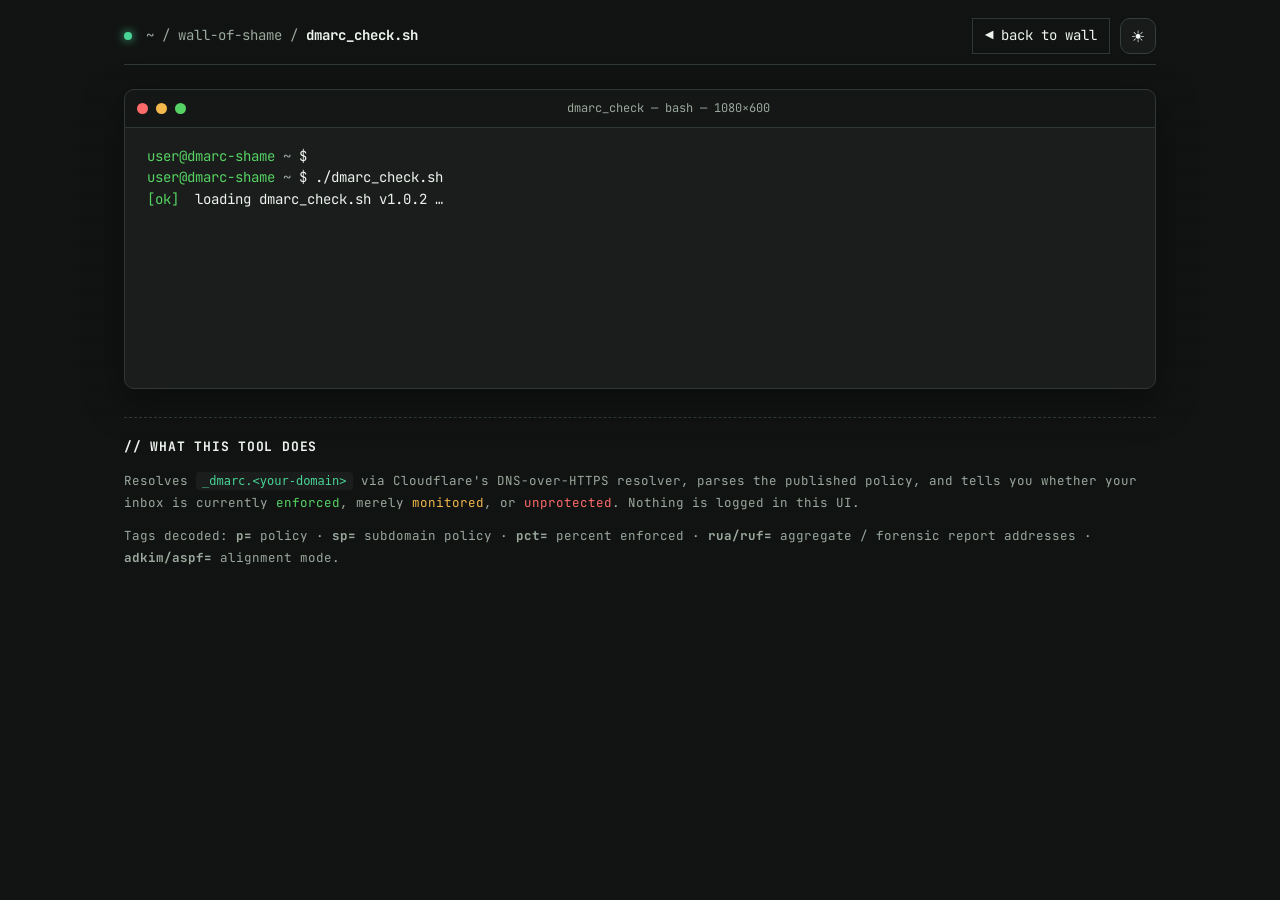
<file: docs/dmarc-check.html>
<!DOCTYPE html>
<html lang="en">
  <head>
    <meta charset="utf-8" />
    <meta name="viewport" content="width=device-width, initial-scale=1" />
    <title>DMARC checker (DNS-over-HTTPS) — DMARC Wall of Shame</title>
    <meta
      name="description"
      content="Look up _dmarc TXT for any domain via Cloudflare DNS-over-HTTPS. See if policy is reject, quarantine, none, or missing — free browser tool, no log."
    />
    <link rel="canonical" href="https://dmarcwallofshame.org/dmarc-check.html" />
    <meta property="og:type" content="website" />
    <meta property="og:site_name" content="DMARC Wall of Shame" />
    <meta property="og:title" content="DMARC policy checker (DoH)" />
    <meta
      property="og:description"
      content="Inspect _dmarc TXT records in the browser. Understand reject vs quarantine vs p=none vs no record."
    />
    <meta property="og:url" content="https://dmarcwallofshame.org/dmarc-check.html" />
    <meta name="twitter:card" content="summary" />
    <meta name="twitter:title" content="DMARC policy checker (DoH)" />
    <meta
      name="twitter:description"
      content="Inspect _dmarc TXT records in the browser using DNS-over-HTTPS."
    />
    <meta name="theme-color" content="#111312" />
    <link rel="icon" href="favicon.png" type="image/png" sizes="512x512" />
    <link rel="apple-touch-icon" href="favicon.png" />
    <link rel="preconnect" href="https://fonts.googleapis.com" />
    <link rel="preconnect" href="https://fonts.gstatic.com" crossorigin />
    <link
      href="https://fonts.googleapis.com/css2?family=JetBrains+Mono:wght@400;500;700&family=Geist:wght@400;500;600&display=swap"
      rel="stylesheet"
    />
    <link rel="stylesheet" href="css/site.css" />
    <script type="application/ld+json">
      {
        "@context": "https://schema.org",
        "@type": "WebApplication",
        "name": "DMARC Wall of Shame — domain checker",
        "url": "https://dmarcwallofshame.org/dmarc-check.html",
        "description": "Client-side DMARC record lookup via DNS-over-HTTPS (Cloudflare). Parses v=DMARC1 policy tags and explains enforcement posture.",
        "applicationCategory": "SecurityApplication",
        "browserRequirements": "Requires JavaScript. Uses public DNS-over-HTTPS API.",
        "offers": {
          "@type": "Offer",
          "price": "0",
          "priceCurrency": "USD"
        },
        "isPartOf": {
          "@type": "WebSite",
          "name": "DMARC Wall of Shame",
          "url": "https://dmarcwallofshame.org/"
        }
      }
    </script>
  </head>
  <body data-theme="dark">
    <noscript>
      <p class="noscript">This checker needs JavaScript to query DMARC records in your browser.</p>
    </noscript>
    <a class="skip-link" href="#domainInput">Skip to checker</a>
    <div class="scan" aria-hidden="true"></div>
    <main class="wrap" aria-labelledby="checkerTitle">
      <h1 class="sr-only" id="checkerTitle">DMARC policy checker</h1>
      <div class="topbar">
        <div class="left">
          <span class="dot" aria-hidden="true"></span>
          <span class="path" aria-hidden="true">~ / wall-of-shame / <b>dmarc_check.sh</b></span>
        </div>
        <div class="top-actions">
          <a class="back-btn" href="index.html">◀ back to wall</a>
          <button class="iconbtn" id="themeBtn" type="button" title="Toggle theme" aria-label="Toggle theme">◐</button>
        </div>
      </div>

      <section class="term-window" aria-labelledby="terminalTitle">
        <h2 class="sr-only" id="terminalTitle">Run a DMARC lookup</h2>
        <div class="term-chrome" aria-hidden="true">
          <span class="tlight r"></span><span class="tlight y"></span><span class="tlight g"></span>
          <span class="title">dmarc_check — bash — 1080×600</span>
        </div>
        <div class="term-body" id="termBody">
          <div aria-hidden="true">
            <span class="session-line"><span class="pmt">$</span> ./dmarc_check.sh</span>
            <span class="session-line"><span class="ok">[ok]</span> resolver: 1.1.1.1 (DoH)</span>
          </div>

          <form id="checkForm" class="check-form">
            <span class="dollar" aria-hidden="true">$</span>
            <label class="sr-only" for="domainInput">Domain to check</label>
            <input
              id="domainInput"
              type="text"
              placeholder="example.com"
              autocomplete="off"
              spellcheck="false"
              inputmode="url"
              aria-describedby="domainHelp"
              aria-errormessage="domainError"
              aria-invalid="false"
            />
            <button type="submit" id="runBtn" aria-controls="resultArea">run check</button>
          </form>
          <p class="sr-only" id="domainHelp">Enter a domain such as example.com, without a path or email address.</p>
          <p class="sr-only" id="domainError"></p>

          <div class="quick" id="quickPicks" role="group" aria-label="Example domains">
            <span class="mute">try:</span>
            <button type="button" class="chip" data-d="google.com" aria-label="Check google.com">google.com</button>
            <button type="button" class="chip" data-d="github.com" aria-label="Check github.com">github.com</button>
            <button type="button" class="chip" data-d="bbc.co.uk" aria-label="Check bbc.co.uk">bbc.co.uk</button>
            <button type="button" class="chip" data-d="apache.org" aria-label="Check apache.org">apache.org</button>
          </div>

          <div class="result-area" id="resultArea" role="status" aria-live="polite" aria-busy="false"></div>
        </div>
      </section>

      <div class="help" id="help">
        <h2>// what this tool does</h2>
        <p>
          Resolves <code>_dmarc.&lt;your-domain&gt;</code> via Cloudflare's DNS-over-HTTPS resolver, parses the published
          policy, and tells you whether your inbox is currently <span class="ok">enforced</span>, merely
          <span class="wn">monitored</span>, or <span class="hl">unprotected</span>. Nothing is logged in this UI.
        </p>
        <p>
          Tags decoded: <b>p=</b> policy · <b>sp=</b> subdomain policy · <b>pct=</b> percent enforced ·
          <b>rua/ruf=</b> aggregate / forensic report addresses · <b>adkim/aspf=</b> alignment mode.
        </p>
      </div>
    </main>
    <script src="js/shared.js"></script>
    <script src="js/dmarc-check.js"></script>
  </body>
</html>
</file>
<file: docs/css/site.css>
:root {
  color-scheme: dark;
  --bg: #111312;
  --bg2: #1a1d1b;
  --line: #303832;
  --ink: #eef3ee;
  --ink-mute: #9aa89d;
  --accent: #48d597;
  --shame: #ff6b6b;
  --warn: #f2b84b;
  --good: #56d364;
  --pill-bg: #181b1a;
  --pill-line: #354039;
  --pill-ink: #f2f6f3;
  --pill-mute: #a3aea6;
}
[data-theme="light"] {
  color-scheme: light;
  --bg: #f6f8f6;
  --bg2: #ffffff;
  --line: #d7ded8;
  --ink: #1b211d;
  --ink-mute: #56635a;
  --accent: #0b6b53;
  --shame: #b42318;
  --warn: #925200;
  --good: #146c43;
  --pill-bg: #ffffff;
  --pill-line: #d3dad4;
  --pill-ink: #1b211d;
  --pill-mute: #657067;
}
* {
  box-sizing: border-box;
}
html,
body {
  margin: 0;
  padding: 0;
}
body {
  background: var(--bg);
  color: var(--ink);
  font-family: "JetBrains Mono", ui-monospace, Menlo, monospace;
  font-size: 13px;
  line-height: 1.5;
}
.sr-only {
  position: absolute;
  width: 1px;
  height: 1px;
  padding: 0;
  margin: -1px;
  overflow: hidden;
  clip: rect(0, 0, 0, 0);
  white-space: nowrap;
  border: 0;
}
.skip-link {
  position: fixed;
  top: 10px;
  left: 10px;
  z-index: 20;
  transform: translateY(-160%);
  background: var(--accent);
  color: var(--bg);
  padding: 8px 12px;
  border-radius: 4px;
  font-weight: 700;
  text-decoration: none;
}
.skip-link:focus {
  transform: translateY(0);
}
.noscript {
  position: relative;
  z-index: 3;
  max-width: 900px;
  margin: 16px auto;
  padding: 10px 14px;
  border: 1px solid var(--warn);
  background: var(--bg2);
  color: var(--ink);
}
a:focus-visible,
button:focus-visible,
input:focus-visible,
select:focus-visible,
summary:focus-visible,
[tabindex]:focus-visible {
  outline: 1px solid var(--ink-mute);
  outline-offset: 2px;
}
.site-disclaimer {
  margin-top: 24px;
  padding: 14px 16px;
  border: 1px dashed var(--line);
  border-radius: 8px;
  background: var(--bg2);
  color: var(--ink-mute);
  font-size: 12px;
  line-height: 1.65;
}
.site-disclaimer summary {
  cursor: pointer;
  color: var(--ink);
  font-weight: 600;
}
.site-disclaimer a {
  color: var(--accent);
}
.scan {
  position: fixed;
  inset: 0;
  pointer-events: none;
  z-index: 1;
  background: repeating-linear-gradient(
    0deg,
    rgba(255, 255, 255, 0.012) 0,
    rgba(255, 255, 255, 0.012) 1px,
    transparent 1px,
    transparent 3px
  );
  mix-blend-mode: overlay;
}
[data-theme="light"] .scan {
  display: none;
}

.term {
  max-width: 1600px;
  margin: 0 auto;
  padding: 18px 32px 60px;
  position: relative;
  z-index: 2;
}
.bar {
  display: flex;
  justify-content: space-between;
  align-items: center;
  border-bottom: 1px solid var(--line);
  padding-bottom: 10px;
  gap: 12px;
  flex-wrap: wrap;
}
.bar .left {
  display: flex;
  gap: 14px;
  align-items: center;
  min-width: 0;
  flex: 1;
}
.bar .right-actions {
  display: flex;
  gap: 10px;
  align-items: center;
  flex-wrap: wrap;
}
.iconbtn.theme-inline {
  width: 32px;
  height: 32px;
  font-size: 14px;
  margin-left: auto;
}
@media (max-width: 760px) {
  .bar .right-actions {
    width: 100%;
    order: 3;
  }
}
.dot {
  width: 8px;
  height: 8px;
  border-radius: 50%;
  background: var(--accent);
  box-shadow: 0 0 10px var(--accent);
  animation: blink 1.4s infinite;
  flex: none;
}
@keyframes blink {
  50% {
    opacity: 0.35;
  }
}
.path {
  color: var(--ink-mute);
  white-space: nowrap;
  overflow: hidden;
  text-overflow: ellipsis;
}
.path b {
  color: var(--ink);
}

.pill {
  border: 1px solid var(--pill-line);
  background: var(--pill-bg);
  color: var(--pill-mute);
  padding: 6px 12px;
  border-radius: 999px;
  font-size: 11px;
  display: inline-flex;
  align-items: center;
  gap: 8px;
  font-family: "Geist", system-ui, sans-serif;
}
.pill .live-dot {
  width: 6px;
  height: 6px;
  border-radius: 50%;
  background: var(--good);
  box-shadow: 0 0 8px var(--good);
  animation: blink 1.4s infinite;
}
.pill b {
  color: var(--pill-ink);
  font-weight: 600;
}

.iconbtn {
  border: 1px solid var(--pill-line);
  background: var(--pill-bg);
  color: var(--pill-ink);
  width: 36px;
  height: 36px;
  border-radius: 10px;
  display: grid;
  place-items: center;
  cursor: pointer;
  font-size: 16px;
  font-family: "Geist", system-ui, sans-serif;
}
.iconbtn:hover {
  background: var(--bg2);
}
[data-theme="light"] .dot,
[data-theme="light"] .pill .live-dot {
  box-shadow: none;
}

.launch-btn {
  border: 1px solid var(--accent);
  background: transparent;
  color: var(--accent);
  font: inherit;
  font-family: "JetBrains Mono", monospace;
  padding: 8px 14px;
  cursor: pointer;
  border-radius: 6px;
  display: inline-flex;
  align-items: center;
  gap: 6px;
  text-decoration: none;
  font-size: 12px;
}
.launch-btn:hover {
  background: var(--accent);
  color: var(--bg);
}

.ascii-container {
  display: flex;
  align-items: center;
  gap: 32px;
  margin: 18px 0 32px;
}

.ascii {
  color: var(--accent);
  white-space: pre;
  font-size: 11px;
  line-height: 1.1;
  margin: 0;
  user-select: none;
  flex: 0 0 auto;
}

.blood-text {
  font-family: 'Nosifer', cursive;
  font-size: clamp(20px, 4.5vw, 44px);
  font-weight: 400;
  color: var(--shame);
  letter-spacing: -0.02em;
  line-height: 1;
  white-space: nowrap;
  transform: rotate(-3deg) skewX(-2deg);
  transform-origin: left center;
  user-select: none;
  min-width: 0;
  margin-bottom: 12px;
  text-shadow:
    2px 3px 0 #5c1f21,
    3px 5px 0 #3d1820,
    4px 8px 0 rgba(92, 31, 33, 0.7),
    -1px 12px 10px rgba(188, 71, 73, 0.3),
    1px 20px 12px rgba(0, 0, 0, 0.4),
    2px 30px 16px rgba(0, 0, 0, 0.2);
  flex: 0 0 auto;
}
[data-theme="light"] .blood-text {
  text-shadow:
    1px 2px 0 rgba(130, 26, 23, 0.22),
    0 8px 14px rgba(180, 35, 24, 0.14);
}

@media (max-width: 760px) {
  .ascii-container {
    flex-direction: column;
    align-items: center;
    gap: 14px;
    overflow: visible;
  }
  .blood-text {
    font-size: 34px;
    margin: 18px 0 24px;
    transform: rotate(-4deg) skewX(-2deg);
  }
}
[data-theme="light"] .ascii {
  color: var(--accent);
}

.session {
  margin: 10px 0 14px;
  color: var(--ink-mute);
  font-size: 12.5px;
  line-height: 1.65;
  min-height: calc(6em * 1.65);
}
.session .ln {
  display: block;
}
.session .pmt {
  color: var(--accent);
}
.session .ok {
  color: var(--good);
}
.session .hl {
  color: var(--shame);
}
.session .wn {
  color: var(--warn);
}
.cursor::after {
  content: "▍";
  color: var(--accent);
  margin-left: 2px;
  animation: blink 1s infinite;
}

.grid {
  display: grid;
  grid-template-columns: repeat(3, 1fr);
  gap: 10px;
  margin: 14px 0 18px;
}
.cell {
  border: 1px solid var(--line);
  padding: 12px;
  background: var(--bg2);
}
.cell .k {
  color: var(--ink-mute);
  font-size: 11px;
  letter-spacing: 0.08em;
  text-transform: uppercase;
}
.cell .v {
  font-size: 26px;
  margin-top: 6px;
  font-weight: 500;
}
.cell.s .v {
  color: var(--shame);
}
.cell.w .v {
  color: var(--warn);
}
.cell.g .v {
  color: var(--accent);
}

.controls {
  display: flex;
  flex-wrap: wrap;
  align-items: stretch;
  gap: 8px;
  border: 1px solid var(--line);
  border-bottom: 0;
  padding: 10px;
  margin-bottom: 0;
  background: var(--bg2);
}
.filter-toggle {
  display: none;
}
.controls .filters {
  display: flex;
  flex-wrap: wrap;
  align-items: stretch;
  gap: 8px;
  flex: 1 1 auto;
  min-width: 0;
}
.controls .input {
  flex: 1 1 240px;
  min-width: 0;
}
.input {
  display: flex;
  align-items: center;
  gap: 8px;
  padding: 6px 10px;
  border: 1px solid var(--line);
  background: var(--bg2);
}
.input::before {
  content: "$";
  color: var(--accent);
}
.input input {
  flex: 1;
  background: transparent;
  border: 0;
  color: var(--ink);
  font: inherit;
  outline: none;
  padding: 4px 0;
  caret-color: var(--accent);
}
.input input:focus-visible {
  outline: 1px solid var(--ink-mute);
  outline-offset: 2px;
}
.seg {
  display: flex;
  border: 1px solid var(--line);
}
.seg button {
  background: transparent;
  border: 0;
  border-right: 1px solid var(--line);
  color: var(--ink);
  font: inherit;
  padding: 4px 9px;
  cursor: pointer;
}
.seg button:last-child {
  border-right: 0;
}
.seg button.on {
  background: var(--bg2);
  box-shadow: inset 0 -2px 0 var(--accent);
  color: var(--accent);
}
.select {
  background: var(--bg2);
  border: 1px solid var(--line);
  color: var(--ink);
  font: inherit;
  padding: 6px 10px;
  cursor: pointer;
}
.clear-filters {
  padding-inline: 10px;
}

.results-table {
  width: 100%;
  border: 1px solid var(--line);
  border-collapse: collapse;
  table-layout: fixed;
  font-size: 12px;
  line-height: 1.2;
  scroll-margin-top: 8px;
}
.results-table:focus {
  outline: 1px solid var(--ink-mute);
  outline-offset: 3px;
}
.results-table thead th {
  color: var(--ink-mute);
  font-size: 10px;
  letter-spacing: 0.08em;
  text-transform: uppercase;
  border-bottom: 1px solid var(--line);
  background: var(--bg2);
  font-weight: 400;
  text-align: left;
  position: sticky;
  top: 0;
  z-index: 2;
}
.results-table th,
.results-table td {
  padding: 2px 8px;
  vertical-align: middle;
}
.results-table .col-nm {
  width: 28%;
}
.results-table .col-dm {
  width: 24%;
}
.results-table .col-tld {
  width: 64px;
}
.results-table .col-ind {
  width: 20%;
}
.results-table .col-ts {
  width: 90px;
}
.row th,
.row td {
  border-bottom: 1px solid var(--line);
}
.row th {
  font-weight: 400;
  text-align: left;
}
.row:hover th,
.row:hover td {
  background: var(--bg2);
}
[data-theme="light"] .row:hover th,
[data-theme="light"] .row:hover td {
  background: #edf3ef;
}
.row .nm {
  color: var(--ink);
  white-space: nowrap;
  overflow: hidden;
  text-overflow: ellipsis;
}
.row .dm {
  color: var(--accent);
  white-space: nowrap;
  overflow: hidden;
  text-overflow: ellipsis;
}
.row .dm a {
  color: inherit;
  text-decoration: none;
}
.row .dm a:hover {
  text-decoration: underline;
}
.row .tld {
  color: var(--ink-mute);
}
.row .ind {
  color: var(--ink-mute);
  white-space: nowrap;
  overflow: hidden;
  text-overflow: ellipsis;
}
.row .ind.empty::before {
  content: "—";
  color: var(--line);
}
.row .st {
  font-size: 10px;
  padding: 0 6px;
  display: inline-block;
  border: 1px solid currentColor;
  line-height: 1.5;
}
.row .st.no {
  color: var(--shame);
}
.row .st.pn {
  color: var(--warn);
}
.row .ts {
  color: var(--ink-mute);
  font-size: 11px;
}

.pager {
  display: flex;
  justify-content: space-between;
  align-items: center;
  padding: 12px 0 4px;
  color: var(--ink-mute);
  flex-wrap: wrap;
  gap: 10px;
}
.pager .nav {
  display: flex;
  align-items: center;
  gap: 6px;
}
.pager #pageLabel {
  display: inline-flex;
  align-items: center;
  min-height: calc(1em + 10px);
  white-space: nowrap;
}
.toolbtn {
  background: transparent;
  border: 1px solid var(--line);
  color: var(--ink);
  font: inherit;
  padding: 4px 10px;
  cursor: pointer;
}
.toolbtn:hover {
  border-color: var(--accent);
  color: var(--accent);
}
.toolbtn:disabled {
  color: var(--ink-mute);
  border-color: var(--line);
  cursor: not-allowed;
  opacity: 0.55;
}

.footrow {
  display: flex;
  justify-content: space-between;
  align-items: center;
  margin-top: 18px;
  padding-top: 14px;
  border-top: 1px dashed var(--line);
  color: var(--ink-mute);
  flex-wrap: wrap;
  gap: 10px;
}

.empty,
.loading {
  padding: 60px 0;
  text-align: center;
  color: var(--ink-mute);
}
.pmt,
.ok {
  color: var(--good);
}
.hl {
  color: var(--shame);
}
.wn {
  color: var(--warn);
}
.mute {
  color: var(--ink-mute);
}
.loading::after {
  content: " ▍";
  color: var(--accent);
  animation: blink 1s infinite;
}

.wrap {
  max-width: 1080px;
  margin: 0 auto;
  padding: 18px 24px 60px;
  position: relative;
  z-index: 2;
}

.topbar {
  display: flex;
  justify-content: space-between;
  align-items: center;
  border-bottom: 1px solid var(--line);
  padding-bottom: 10px;
  gap: 12px;
  flex-wrap: wrap;
}
.topbar .left,
.top-actions {
  display: flex;
  gap: 10px;
  align-items: center;
}
.topbar .left {
  gap: 14px;
}
.back-btn {
  border: 1px solid var(--line);
  background: transparent;
  color: var(--ink);
  font: inherit;
  padding: 6px 12px;
  cursor: pointer;
  text-decoration: none;
  display: inline-flex;
  align-items: center;
  gap: 6px;
}
.back-btn:hover {
  border-color: var(--accent);
  color: var(--accent);
}

.term-window {
  margin: 24px 0;
  border: 1px solid var(--line);
  border-radius: 10px;
  background: var(--bg2);
  overflow: hidden;
  box-shadow: 0 12px 40px rgba(0, 0, 0, 0.4);
}
[data-theme="light"] .term-window {
  box-shadow: 0 8px 24px rgba(0, 0, 0, 0.08);
}
.term-chrome {
  display: flex;
  align-items: center;
  gap: 8px;
  padding: 9px 12px;
  border-bottom: 1px solid var(--line);
  background: rgba(0, 0, 0, 0.2);
}
[data-theme="light"] .term-chrome {
  background: rgba(0, 0, 0, 0.04);
}
.tlight {
  width: 11px;
  height: 11px;
  border-radius: 50%;
}
.tlight.r {
  background: var(--shame);
}
.tlight.y {
  background: var(--warn);
}
.tlight.g {
  background: var(--good);
}
.term-chrome .title {
  flex: 1;
  text-align: center;
  color: var(--ink-mute);
  font-size: 12px;
}
.term-body {
  padding: 18px 22px;
  min-height: 260px;
}
.session-line {
  display: block;
  white-space: pre-wrap;
  word-break: break-word;
}

.check-form {
  margin-top: 14px;
  display: flex;
  gap: 8px;
  align-items: stretch;
}
.check-form .dollar {
  color: var(--accent);
  padding: 10px 4px 10px 0;
  user-select: none;
}
.check-form input {
  flex: 1;
  background: var(--bg);
  border: 1px solid var(--line);
  color: var(--ink);
  font: inherit;
  padding: 10px 12px;
  outline: none;
  caret-color: var(--accent);
  border-radius: 4px;
}
.check-form input:focus {
  border-color: var(--accent);
}
.check-form input:focus-visible {
  outline: 1px solid var(--ink-mute);
  outline-offset: 2px;
}
.check-form button {
  background: var(--accent);
  color: var(--bg);
  border: 0;
  font: inherit;
  font-weight: 600;
  padding: 10px 18px;
  cursor: pointer;
  border-radius: 4px;
}
.check-form button:hover {
  filter: brightness(1.1);
}
.check-form button:disabled {
  opacity: 0.5;
  cursor: wait;
}

.quick {
  margin-top: 10px;
  color: var(--ink-mute);
  font-size: 12px;
  display: flex;
  gap: 8px;
  flex-wrap: wrap;
  align-items: center;
}
.quick .chip {
  background: transparent;
  border: 1px solid var(--line);
  color: var(--ink-mute);
  font: inherit;
  font-size: 11px;
  padding: 3px 8px;
  cursor: pointer;
  border-radius: 999px;
}
.quick .chip:hover {
  border-color: var(--accent);
  color: var(--accent);
}
.quick .chip:disabled {
  cursor: wait;
  opacity: 0.55;
}
.result-area {
  margin-top: 14px;
}

.verdict {
  margin: 18px 0 6px;
  border: 1px solid var(--line);
  padding: 16px 18px;
  border-radius: 6px;
  background: var(--bg);
}
.verdict.ok {
  border-color: var(--good);
}
.verdict.warn {
  border-color: var(--warn);
}
.verdict.bad {
  border-color: var(--shame);
}
.verdict h3 {
  margin: 0 0 6px;
  font-size: 14px;
  letter-spacing: 0.04em;
  text-transform: uppercase;
}
.verdict.ok h3 {
  color: var(--good);
}
.verdict.warn h3 {
  color: var(--warn);
}
.verdict.bad h3 {
  color: var(--shame);
}
.verdict p {
  margin: 0;
  color: var(--ink-mute);
  font-size: 13px;
  line-height: 1.6;
}
.verdict p b {
  color: var(--ink);
}
.verdict:focus {
  outline: 1px solid var(--ink-mute);
  outline-offset: 2px;
}

.record-box {
  margin-top: 14px;
  background: var(--bg);
  border: 1px dashed var(--line);
  padding: 12px 14px;
  font-size: 12.5px;
  word-break: break-all;
  border-radius: 4px;
}
.record-box .lab {
  color: var(--ink-mute);
  margin-bottom: 4px;
  font-size: 11px;
  letter-spacing: 0.08em;
  text-transform: uppercase;
}
.record-box code {
  color: var(--accent);
}

.tags-row {
  display: flex;
  flex-wrap: wrap;
  gap: 6px;
  margin-top: 10px;
}
.tag {
  border: 1px solid var(--line);
  padding: 3px 8px;
  font-size: 11px;
  color: var(--ink-mute);
  border-radius: 4px;
}
.tag b {
  color: var(--ink);
}
.tag.bad {
  color: var(--shame);
  border-color: var(--shame);
}
.tag.bad b {
  color: var(--shame);
}
.tag.ok {
  color: var(--good);
  border-color: var(--good);
}
.tag.ok b {
  color: var(--good);
}

.actions {
  display: flex;
  gap: 10px;
  margin-top: 14px;
  flex-wrap: wrap;
}
.actions a,
.actions button {
  background: transparent;
  border: 1px solid var(--line);
  color: var(--ink);
  font: inherit;
  padding: 6px 12px;
  cursor: pointer;
  text-decoration: none;
  border-radius: 4px;
}
.actions a:hover,
.actions button:hover {
  border-color: var(--accent);
  color: var(--accent);
}

.help {
  margin-top: 28px;
  color: var(--ink-mute);
  font-size: 12.5px;
  line-height: 1.7;
  border-top: 1px dashed var(--line);
  padding-top: 18px;
}
.help h2 {
  margin: 0 0 8px;
  color: var(--ink);
  font-size: 13px;
  letter-spacing: 0.06em;
  text-transform: uppercase;
}
.help code {
  color: var(--accent);
  background: var(--bg2);
  padding: 2px 6px;
  border-radius: 3px;
  font-size: 12px;
}

@media (max-width: 760px) {
  .grid {
    grid-template-columns: repeat(3, 1fr);
  }
  .controls .filter-toggle {
    display: inline-flex;
    align-items: center;
    gap: 6px;
    background: var(--bg2);
    border: 1px solid var(--line);
    color: var(--ink);
    font: inherit;
    padding: 6px 12px;
    cursor: pointer;
    flex: 0 0 auto;
  }
  .filter-toggle .dotbadge {
    width: 6px;
    height: 6px;
    border-radius: 50%;
    background: var(--accent);
    display: none;
  }
  .filter-toggle.active .dotbadge {
    display: inline-block;
  }
  .controls .filters {
    display: none;
    flex-direction: column;
    flex-basis: 100%;
    width: 100%;
    gap: 8px;
    padding-top: 4px;
  }
  .controls.open .filters {
    display: flex;
  }
  .controls .filters .seg,
  .controls .filters .select {
    width: 100%;
  }
  .controls .filters .seg button {
    flex: 1;
  }
  .results-table .col-nm {
    width: auto;
  }
  .results-table .col-dm {
    width: 36%;
  }
  .results-table thead th,
  .results-table td {
    padding: 2px 6px;
  }
  .results-table .col-tld {
    width: 52px;
  }
  .results-table thead th:nth-child(5),
  .results-table td:nth-child(5) {
    width: 76px;
  }
  .results-table .col-ind,
  .row .ind,
  .results-table .col-ts,
  .row .ts {
    display: none;
  }
  .ascii {
    font-size: 9px;
  }
  .topbar .left {
    min-width: 0;
  }
  .top-actions {
    width: 100%;
    justify-content: flex-start;
  }
}

@media (max-width: 600px) {
  .check-form {
    flex-direction: column;
  }
  .check-form .dollar {
    display: none;
  }
}

@media (prefers-reduced-motion: reduce) {
  *,
  *::before,
  *::after {
    animation-duration: 0.001ms !important;
    animation-iteration-count: 1 !important;
    scroll-behavior: auto !important;
  }
}

@media (min-width: 761px) {
  body {
    font-size: 14px;
    line-height: 1.55;
  }
  .site-disclaimer {
    font-size: 13px;
  }
  .pill {
    font-size: 12px;
  }
  .launch-btn {
    font-size: 13px;
  }
  .ascii {
    font-size: 12px;
  }
  .session {
    font-size: 13px;
  }
  .cell .k {
    font-size: 12px;
  }
  .cell .v {
    font-size: 28px;
  }
  .results-table {
    font-size: 12px;
  }
  .results-table thead th {
    font-size: 10px;
  }
  .row .st {
    font-size: 11px;
  }
  .row .ts {
    font-size: 12px;
  }
}
</file>
